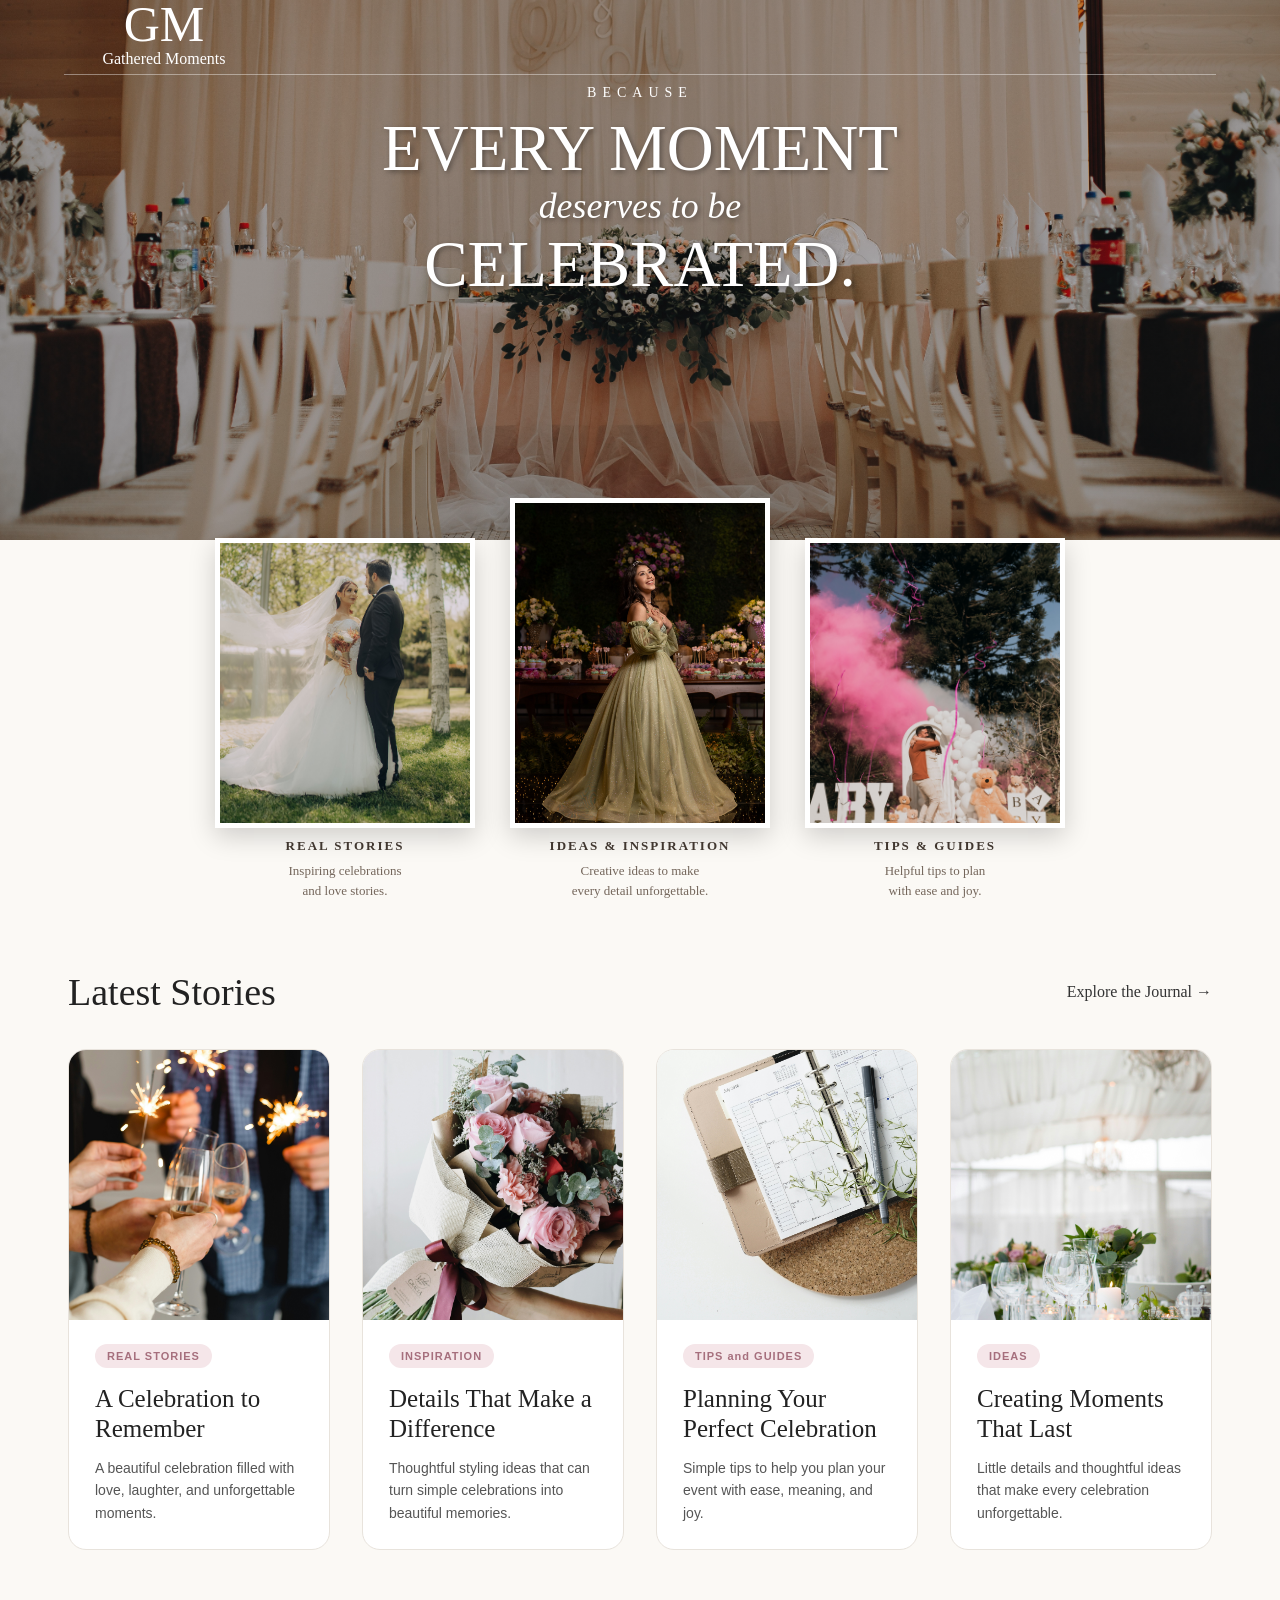
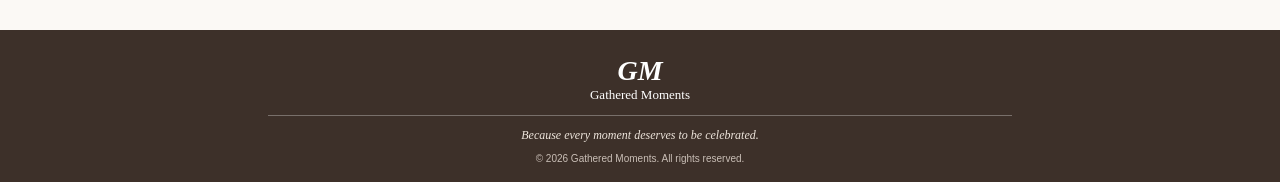
<file: home.html>
<!DOCTYPE html>
<html lang="en">

<head>
    <link rel="stylesheet" href="style.css">

    <meta charset="UTF-8">
    <meta name="viewport" content="width=device-width, initial-scale=1.0">

    <title>Gathered Moments</title>
</head>

<body>

    <section class="home">


        <nav>

            <div class="logo">
                <h1>GM</h1>
                <p>Gathered Moments</p>
            </div>

        </nav>


        <div class="intro-text">

            <p class="small-text">
                 BECAUSE
            </p>

            <h1>
                EVERY MOMENT
                <span>deserves to be</span>
                CELEBRATED.
            </h1>

        </div>


        <div class="pictures-intro">

            <div class="picture-card">

                <img src="pic-intro 1.jpg">

                <p class="card-title">
                    REAL STORIES
                </p>

                <p class="card-description">
                    Inspiring celebrations<br>
                    and love stories.
                </p>

            </div>


            <div class="picture-card middle">

                <img src="pic-intro 2.jpg">

                <p class="card-title">
                    IDEAS & INSPIRATION
                </p>

                <p class="card-description">
                    Creative ideas to make<br>
                    every detail unforgettable.
                </p>

            </div>


            <div class="picture-card">

                <img src="pic-intro 3.jpg">

                <p class="card-title">
                    TIPS & GUIDES
                </p>

                <p class="card-description">
                    Helpful tips to plan<br>
                    with ease and joy.
                </p>

            </div>

        </div>


    </section>

   
    <section class="latest-stories">

        <div class="stories-header">
            <h2>Latest Stories</h2>
             <span>Explore the Journal →</span>
        </div>

        <div class="stories-container">

        <div class="story-card">

            <img src="blog-pic4.jpg">

            <div class="story-info">

                <p class="category">REAL STORIES</p>

                <h3>A Celebration to Remember</h3>

                <p class="description">
                    A beautiful celebration filled with love,
                    laughter, and unforgettable moments.
                </p>

            </div>

        </div>

        <div class="story-card">

            <img src="blog-pic2.jpg">

            <div class="story-info">

                <p class="category">INSPIRATION</p>

                <h3>Details That Make a Difference</h3>

                <p class="description">
                    Thoughtful styling ideas that can turn
                    simple celebrations into beautiful memories.
                </p>

            </div>

        </div>

        <div class="story-card">

            <img src="blog-pic1.jpg">

            <div class="story-info">

                <p class="category">TIPS and GUIDES</p>

                <h3>Planning Your Perfect Celebration</h3>

                <p class="description">
                    Simple tips to help you plan your event
                    with ease, meaning, and joy.
                </p>

            </div>

        </div>

        <div class="story-card">

            <img src="blog-pic3.jpg">

            <div class="story-info">

                <p class="category">IDEAS</p>

                <h3>Creating Moments That Last</h3>

                <p class="description">
                    Little details and thoughtful ideas that
                    make every celebration unforgettable.
                </p>

            </div>

        </div>

    </div>

    </section>

    <footer class="footer">

        <div class="footer-logo">
             <div class="footer-gm">GM</div>
             <p>Gathered Moments</p>
        </div>

        <div class="footer-line"></div>

             <p class="footer-text">
              Because every moment deserves to be celebrated.
            </p>

             <p class="copyright">
              © 2026 Gathered Moments. All rights reserved.
             </p>

     </footer>

</body>

</html>
</file>
<file: style.css>
* {
    box-sizing: border-box;
}

html {
    margin: 0;
    padding: 0;
}

body {
    margin: 0;
}


.home {
    height: 100vh;
    min-height: 700px;
    position: relative;
    background-color: #f5eee561;
    overflow: hidden;
}


.home::before {
    content: "";
    position: absolute;
    top: 0;
    left: 0;
    width: 100%;
    height: 60%;
    background-image:
        linear-gradient(
            rgba(40, 30, 24, 0.30),
            rgba(40, 30, 24, 0.30)
        ),
        url("homewebpic.jpg");
    background-size: cover;
    background-position: center;
    background-repeat: no-repeat;
    z-index: 0;
}


nav {
    position: relative;
    z-index: 10;
    width: 90%;
    height: 75px;
    margin: 0 auto;
    display: flex;
    align-items: center;
    justify-content: space-between;
    border-bottom: 1px solid rgba(255, 255, 255, 0.4);
}


.logo {
    width: 200px;
    text-align: center;
    color: white;
}


.logo h1 {
    font-family: "Brush Script MT", cursive;
    font-size: 50px;
    font-weight: normal;
    line-height: 0.7;
    margin: 0;
}


.logo p {
    font-family: "Times New Roman", serif;
    font-size: 16px;
    margin: 8px 0 0;
}


.intro-text {
    position: absolute;
    z-index: 5;
    top: 85px;
    left: 50%;
    transform: translateX(-50%);
    width: 90%;
    text-align: center;
    color: white;
}


.small-text {
    font-family: Georgia, serif;
    font-size: 14px;
    letter-spacing: 6px;
    margin: 0 0 20px;
}


.intro-text h1 {
    font-family: Georgia, serif;
    font-size: 65px;
    font-weight: normal;
    line-height: 0.85;
    margin: 0;
    text-shadow:
        2px 2px 5px rgba(0, 0, 0, 0.35);
}


.intro-text h1 span {
    display: block;
    font-family: "Times New Roman", serif;
    font-style: italic;
    font-size: 0.55em;
    margin: 15px 0;
}


.pictures-intro {
    position: absolute;
    z-index: 6;
    left: 50%;
    bottom: -25px;
    transform: translateX(-50%);
    width: 80%;
    max-width: 1000px;
    display: flex;
    justify-content: center;
    align-items: flex-start;
    gap: 35px;
}


.picture-card {
    width: 26%;
    text-align: center;
    position: relative;
}


.picture-card img {
    width: 100%;
    height: 290px;
    object-fit: cover;
    object-position: center;
    border: 5px solid white;
    display: block;
    box-shadow:
        0 8px 25px rgba(0, 0, 0, 0.18);
}


.picture-card:nth-child(1) {
    transform: translateY(15px);
}

.picture-card:nth-child(2) {
    transform: translateY(-25px);
}

.picture-card:nth-child(3) {
    transform: translateY(15px);
}

.picture-card:nth-child(2) img {
    height: 330px;
}

.card-title {
    font-family: Georgia, serif;
    font-size: 13px;
    font-weight: bold;
    letter-spacing: 2px;
    color: #40362f;
    margin-top: 10px;
    margin-bottom: 7px;
}


.card-description {
    font-family: Georgia, serif;
    font-size: 13px;
    line-height: 1.5;
    color: #74665b;
    margin: 0;
}


.latest-stories {
    background-color: #fbf9f5;
    padding: 70px 68px 80px;
}


.stories-header {
    display: flex;
    justify-content: space-between;
    align-items: center;
    margin-bottom: 35px;
}


.stories-header h2 {
    margin: 0;
    font-family: Georgia, "Times New Roman", serif;
    font-size: 38px;
    font-weight: normal;
    color: #222;
}


.stories-header span {
    font-family: Georgia, "Times New Roman", serif;
    font-size: 16px;
    color: #333;
}


.stories-container {
    display: grid;
    grid-template-columns: repeat(4, 1fr);
    gap: 32px;
}


.story-card {
    width: 100%;
    background-color: #ffffff;
    border: 1px solid #e8e3dc;
    border-radius: 18px;
    overflow: hidden;
}


.story-card img {
    width: 100%;
    height: 270px;
    object-fit: cover;
    display: block;
}


.story-info {
    padding: 24px 26px 25px;
}


.category {
    display: inline-block;
    margin: 0 0 16px;
    padding: 6px 12px;
    border-radius: 20px;
    background-color: #f5e6e9;
    font-family: Arial, sans-serif;
    font-size: 11px;
    font-weight: bold;
    letter-spacing: 1px;
    color: #a66f7d;
}


.story-info h3 {
    margin: 0 0 13px;
    font-family: Georgia, "Times New Roman", serif;
    font-size: 25px;
    font-weight: normal;
    line-height: 1.2;
    color: #222;
}


.description {
    margin: 0;
    font-family: Arial, sans-serif;
    font-size: 14px;
    line-height: 1.6;
    color: #555;
}


.footer {
    background-color: #3d3029;
    color: #fff;
    text-align: center;
    padding: 25px 20px 18px;
}


.footer-logo {
    margin-bottom: 12px;
}


.footer-gm {
    font-family: Georgia, "Times New Roman", serif;
    font-size: 28px;
    font-style: italic;
    font-weight: bold;
}


.footer-logo p {
    margin: 0;
    font-family: Georgia, "Times New Roman", serif;
    font-size: 13px;
}


.footer-line {
    width: 60%;
    height: 1px;
    background-color: rgba(255, 255, 255, 0.3);
    margin: 12px auto;
}


.footer-text {
    margin: 0 0 10px;
    font-family: Georgia, "Times New Roman", serif;
    font-size: 12px;
    font-style: italic;
    color: #eee5dc;
}


.copyright {
    margin: 0;
    font-family: Arial, sans-serif;
    font-size: 10px;
    color: #c9beb6;
}



@media screen and (max-width: 600px) {

    .home {
        height: 760px;
        min-height: 760px;
        overflow: hidden;
    }


    .home::before {
        height: 58%;
        background-position: center;
    }

    nav {
        width: 88%;
        height: 65px;
    }

    .logo {
        width: 150px;
    }

    .logo h1 {
        font-size: 38px;
    }

    .logo p {
        font-size: 13px;
        margin-top: 7px;
    }

    .intro-text {
        top: 140px;
        width: 95%;
    }

    .small-text {
        font-size: 11px;
        letter-spacing: 4px;
        margin-bottom: 15px;
    }

    .intro-text h1 {
        font-size: 42px;
        line-height: 0.9;
    }


    .intro-text h1 span {
        font-size: 0.55em;
        margin: 12px 0;
    }


    .pictures-intro {
        left: 50%;
        bottom: 120px;
        width: 94%;
        gap: 10px;
        align-items: flex-start;
    }


    .picture-card {
        width: 31%;
        flex-shrink: 1;
    }


    .picture-card img {
        width: 100%;
        height: 190px;
        border: 4px solid white;
    }


    .picture-card:nth-child(1) {
        transform: translateY(12px);
    }

    .picture-card:nth-child(2) {
        transform: translateY(-15px);
    }

    .picture-card:nth-child(3) {
        transform: translateY(12px);
    }

    .picture-card:nth-child(2) img {
        height: 215px;
    }

    .card-title {
        font-size: 10px;
        letter-spacing: 1px;
        margin-top: 8px;
        margin-bottom: 5px;
    }

    .card-description {
        font-size: 10px;
        line-height: 1.4;
    }

    .latest-stories {
        padding: 45px 20px 60px;
    }

    .stories-header {
        margin-bottom: 28px;
        align-items: flex-start;
    }

    .stories-header h2 {
        font-size: 32px;
        line-height: 1.05;
    }

    .stories-header span {
        font-size: 14px;
        line-height: 1.2;
        text-align: right;
        max-width: 120px;
    }

    .stories-container {
        grid-template-columns: 1fr;
        gap: 25px;
    }

    .story-card {
        width: 100%;
    }

    .story-card img {
        width: 100%;
        height: 220px;
        object-fit: cover;
    }

    .story-info {
        padding: 20px 22px 23px;
    }

    .category {
        font-size: 10px;
        padding: 6px 10px;
        margin-bottom: 13px;
    }

    .story-info h3 {
        font-size: 24px;
        line-height: 1.2;
        margin-bottom: 11px;
    }

    .description {
        font-size: 13px;
        line-height: 1.5;
    }

    .footer {
        padding: 22px 15px 16px;
    }

    .footer-gm {
        font-size: 25px;
    }

    .footer-logo p {
        font-size: 12px;
    }

    .footer-line {
        width: 70%;
        margin: 10px auto;
    }

    .footer-text {
        font-size: 11px;
        margin-bottom: 8px;
    }

    .copyright {
        font-size: 9px;
    }

}
</file>
